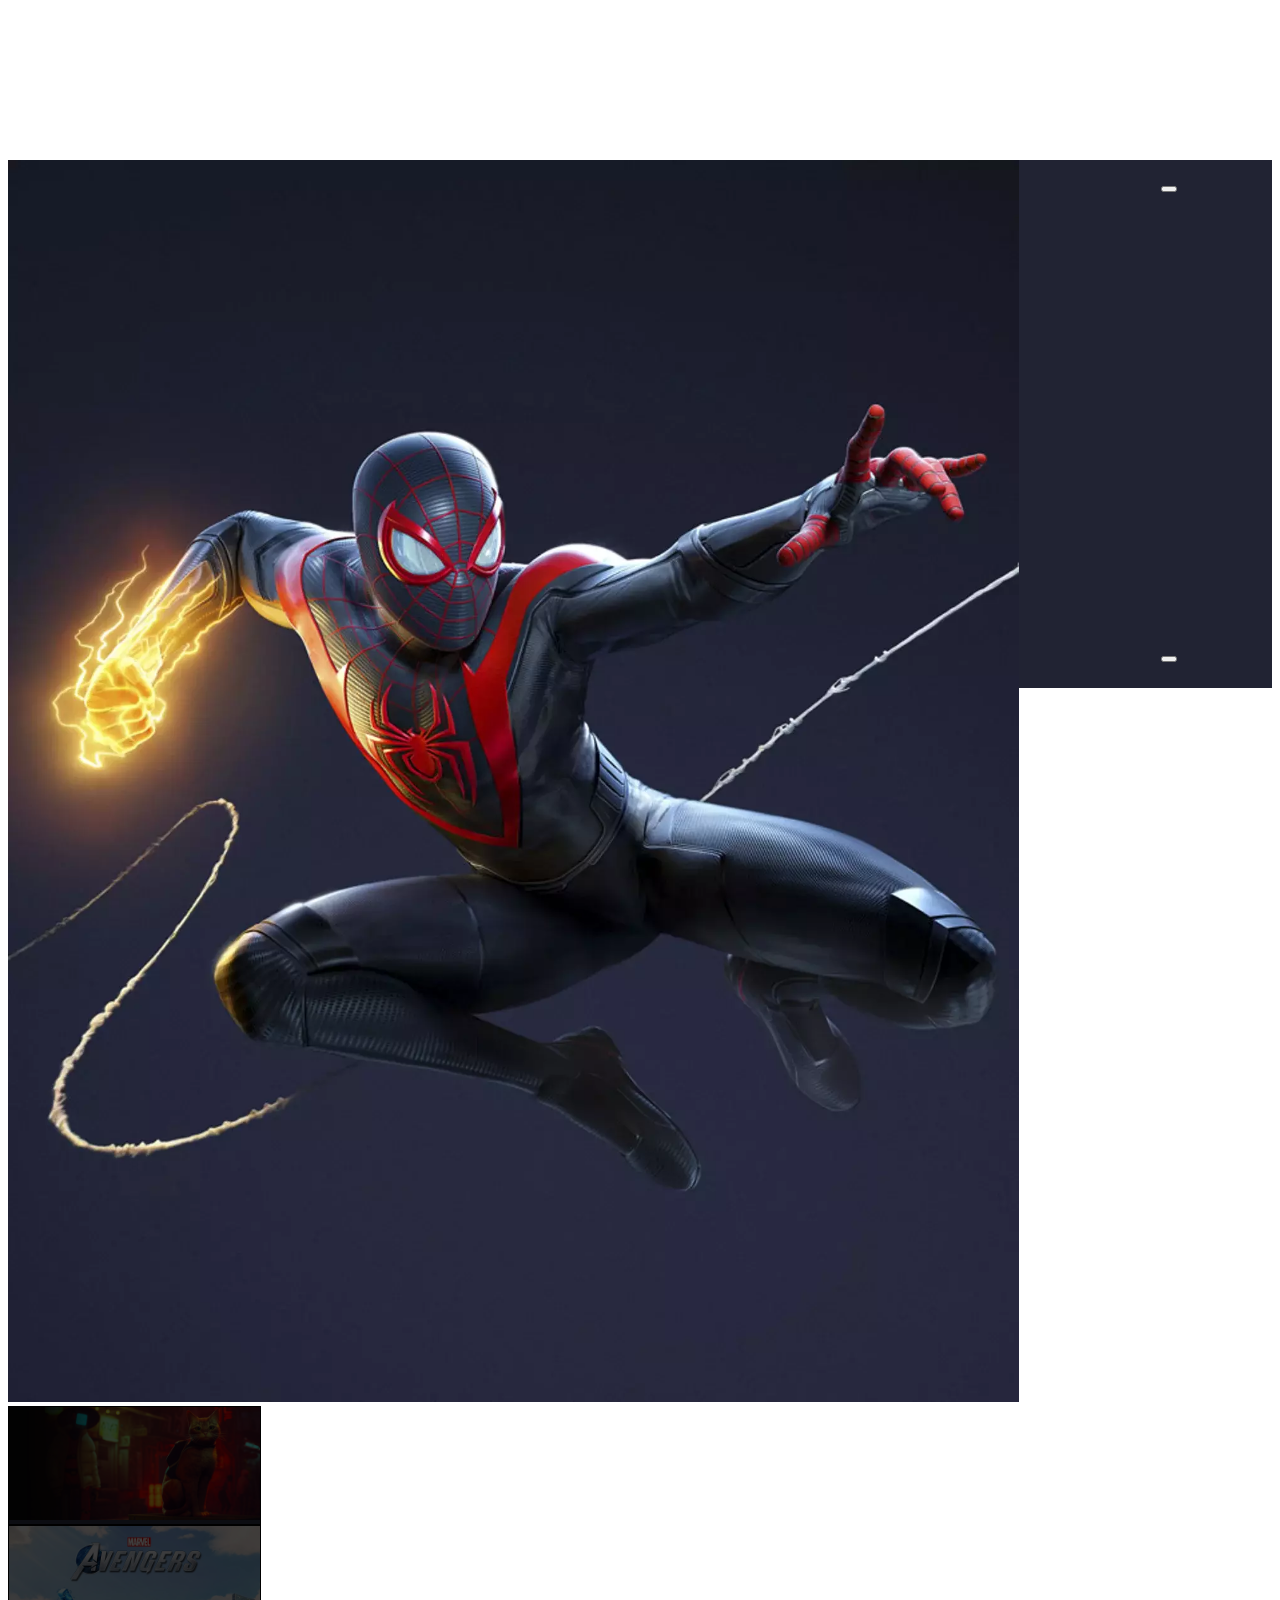
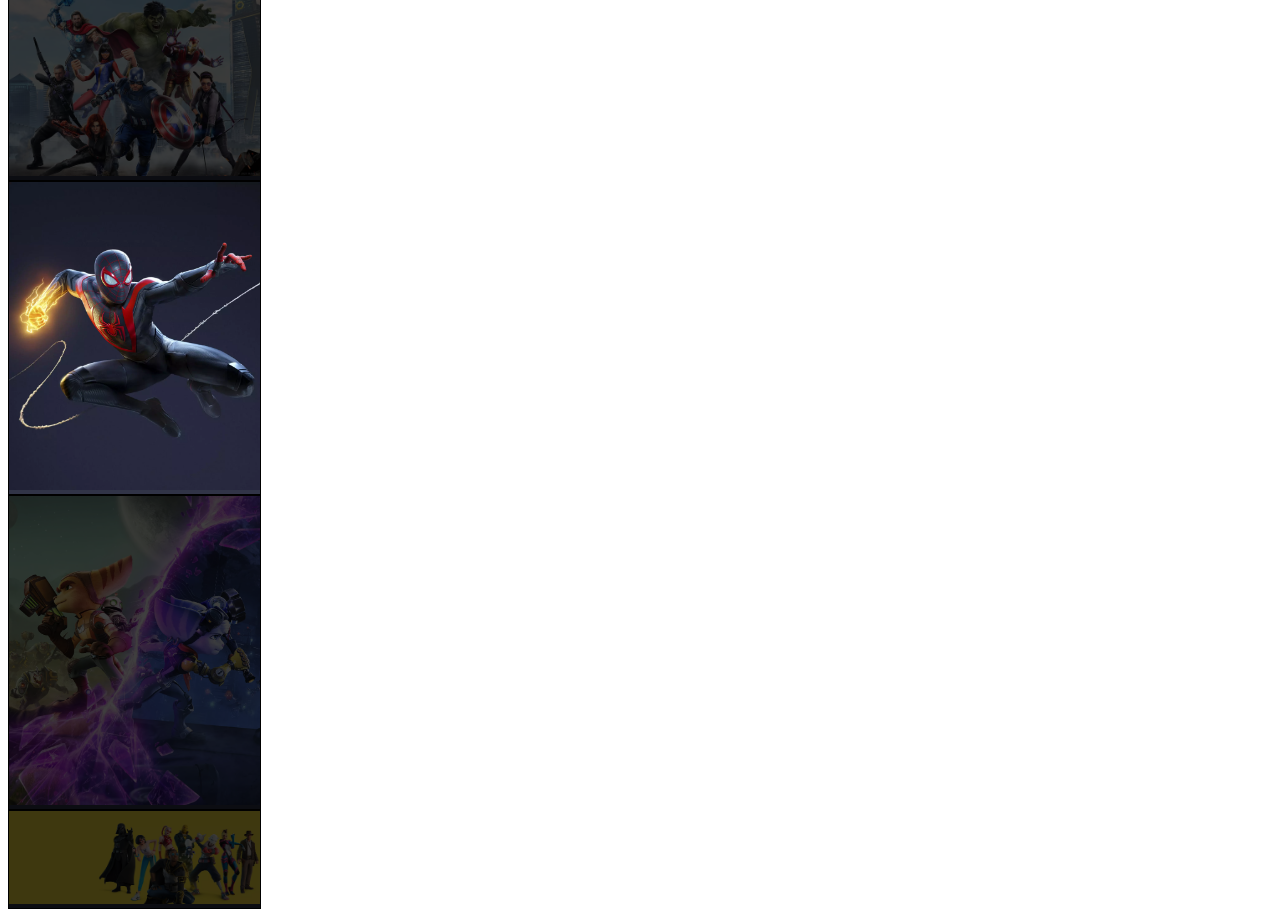
<file: index.html>
<!DOCTYPE html>
<html lang="en">
    <head>
        <meta charset="UTF-8">
        <meta http-equiv="X-UA-Compatible" content="IE=edge">
        <meta name="viewport" content="width=device-width, initial-scale=1.0">
        <!-- font-awesome -->
        <link rel="stylesheet" href="https://cdnjs.cloudflare.com/ajax/libs/font-awesome/6.2.1/css/all.min.css" integrity="sha512-MV7K8+y+gLIBoVD59lQIYicR65iaqukzvf/nwasF0nqhPay5w/9lJmVM2hMDcnK1OnMGCdVK+iQrJ7lzPJQd1w==" crossorigin="anonymous" referrerpolicy="no-referrer" />
        <!-- my style css -->
        <link rel="stylesheet" href="./assets/css/style.css">
        <!-- bootstrap css -->
        <link href="https://cdn.jsdelivr.net/npm/bootstrap@5.2.3/dist/css/bootstrap.min.css" rel="stylesheet" integrity="sha384-rbsA2VBKQhggwzxH7pPCaAqO46MgnOM80zW1RWuH61DGLwZJEdK2Kadq2F9CUG65" crossorigin="anonymous">
        <title>Carousel</title>
    </head>
    <body>
        <div class="container">

            <div class="ms_carousel d-flex">
                <div class="ms_images">
                    <!-- <img src="./assets/img/01.webp" class="ms_image" alt="">
                    <img src="./assets/img/02.webp" class="ms_image" alt="">
                    <img src="./assets/img/03.webp" class="ms_image" alt="">
                    <img src="./assets/img/04.webp" class="ms_image" alt="">
                    <img src="./assets/img/05.webp" class="ms_image" alt=""> -->
                </div>
                <!-- /.ms_images -->

                <div class="ms_thumbnails">
                    <!-- <div class="ms_thumbnails_cell"> <img src="./assets/img/01.webp" alt=""> </div>
                    <div class="ms_thumbnails_cell"> <img src="./assets/img/02.webp" alt=""> </div>
                    <div class="ms_thumbnails_cell"> <img src="./assets/img/03.webp" alt=""> </div>
                    <div class="ms_thumbnails_cell"> <img src="./assets/img/04.webp" alt=""> </div>
                    <div class="ms_thumbnails_cell"> <img src="./assets/img/05.webp" alt=""> </div> -->
                </div>
                <!-- /.ms_thumbnails -->

                <nav>
                    <button id="up" type="click" class="btn btn-light rounded-circle ms_btn">
                        <i class="fa-solid fa-chevron-up"></i>
                    </button>
                    <button id="down" type="click" class="btn btn-light rounded-circle ms_btn">
                        <i class="fa-solid fa-chevron-down"></i>
                    </button>
                </nav>
            </div>
            <!-- /.ms_carousel -->

        </div>
        <!-- /.container -->

        <!-- javascript -->
        <script src="./assets/js/main.js"></script>
        <!-- Bootstrap javascript -->
        <script src="https://cdn.jsdelivr.net/npm/bootstrap@5.2.3/dist/js/bootstrap.bundle.min.js" integrity="sha384-kenU1KFdBIe4zVF0s0G1M5b4hcpxyD9F7jL+jjXkk+Q2h455rYXK/7HAuoJl+0I4" crossorigin="anonymous"></script>
    </body>
</html>
</file>
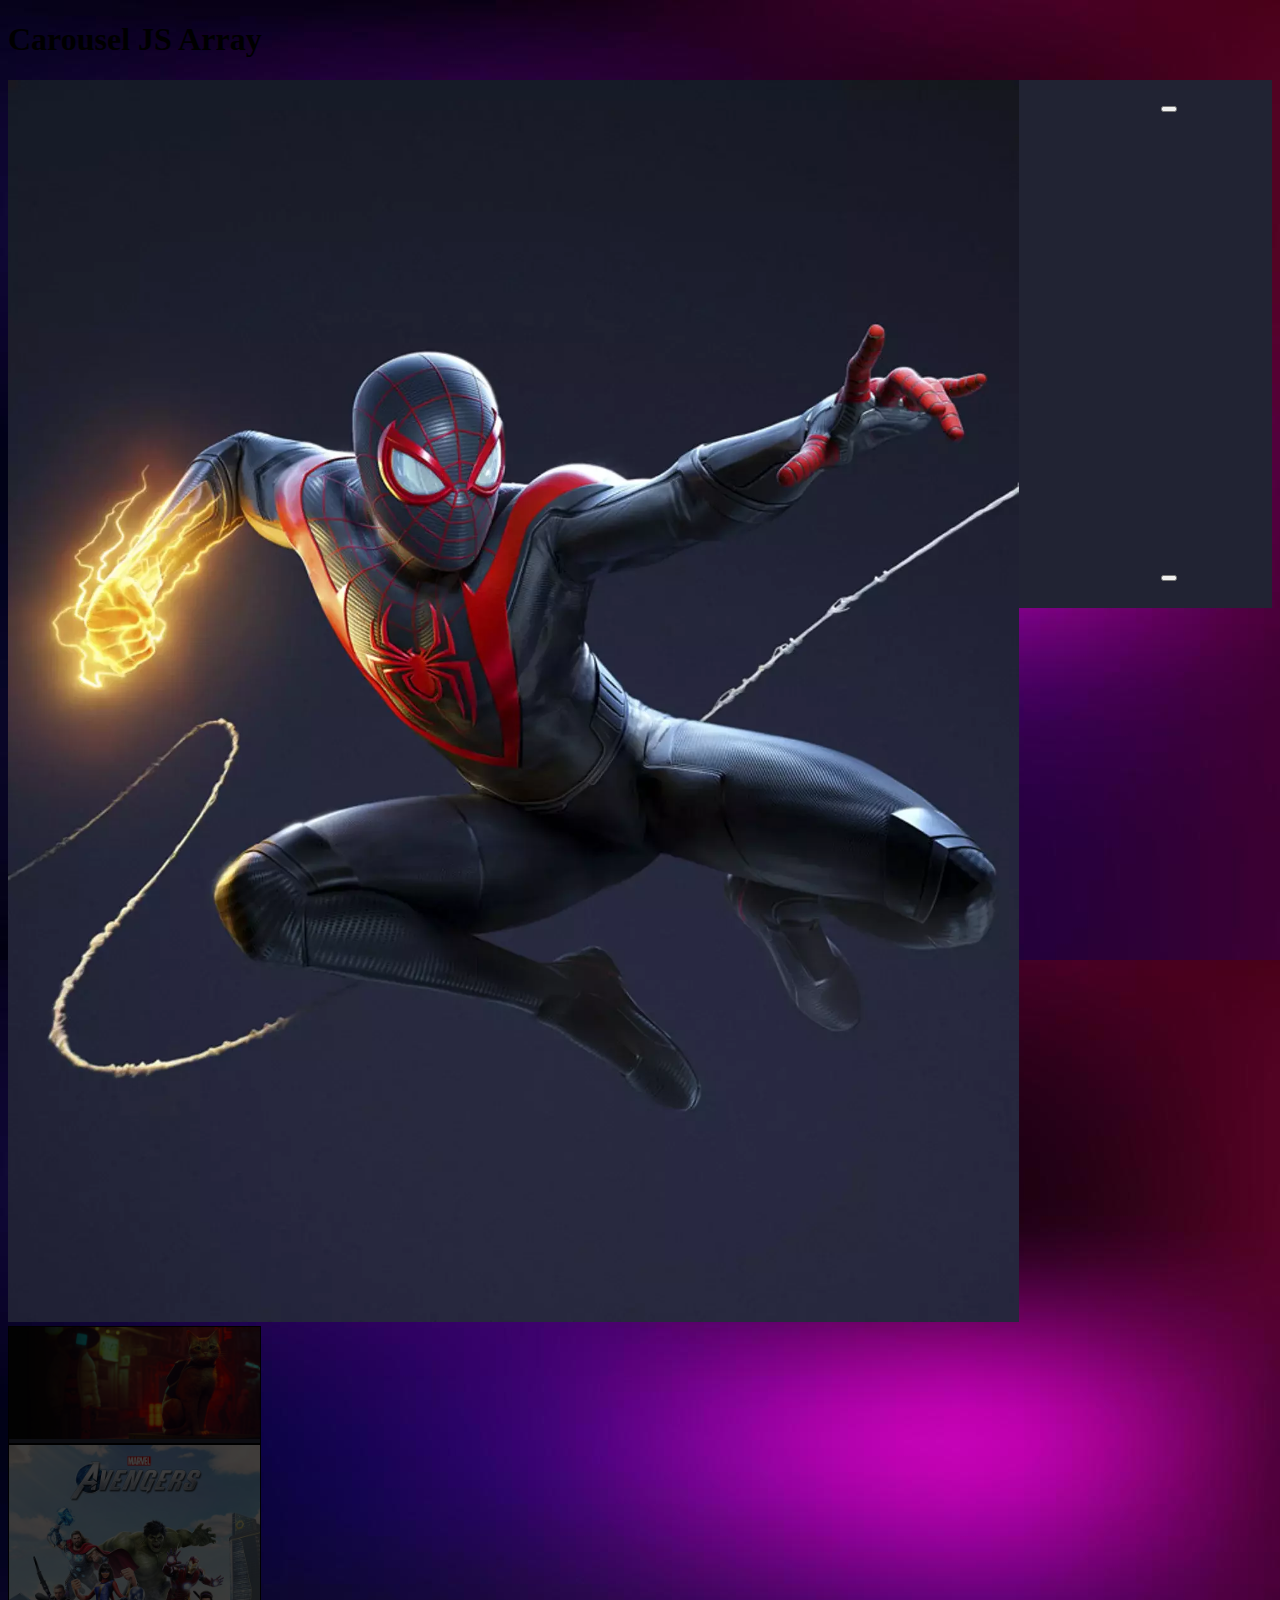
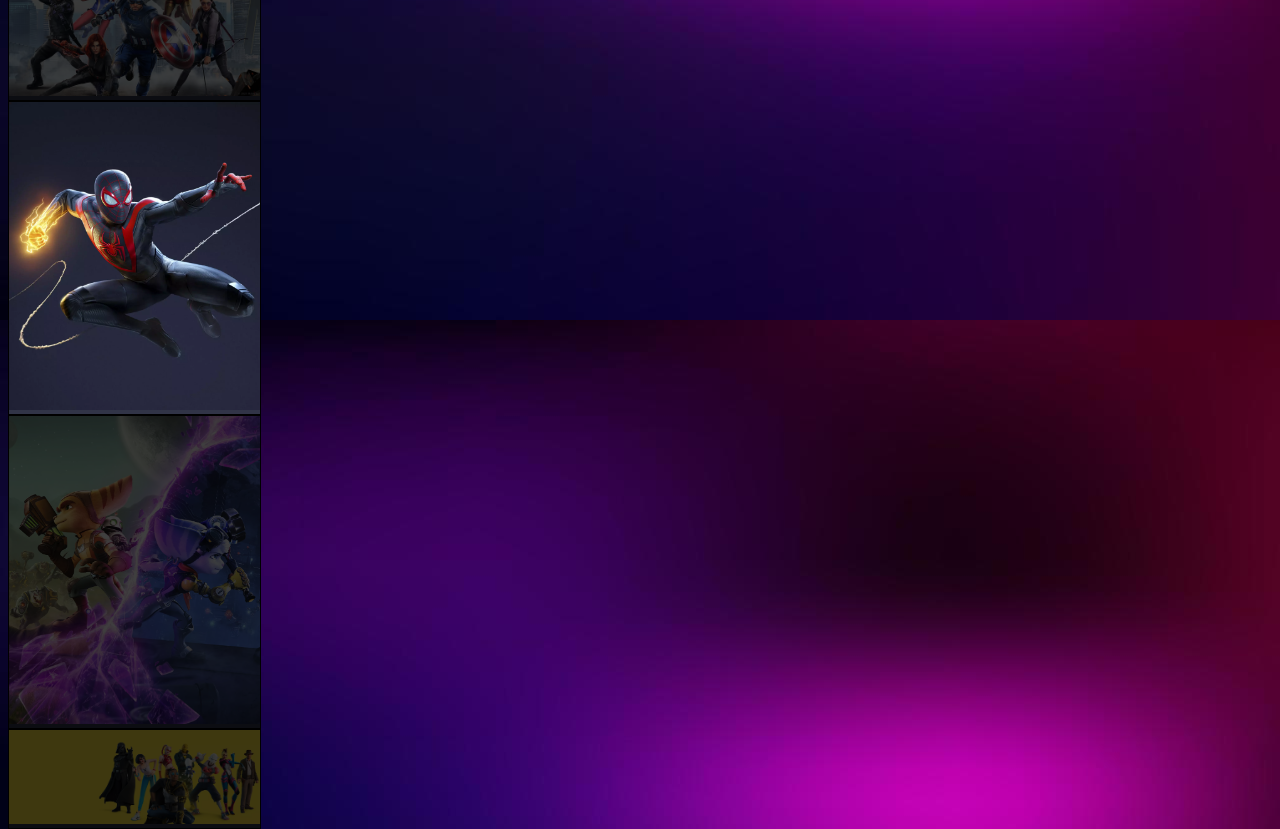
<file: 1-carousel-js-array/index.html>
<!DOCTYPE html>
<html lang="en">
    <head>
        <meta charset="UTF-8">
        <meta http-equiv="X-UA-Compatible" content="IE=edge">
        <meta name="viewport" content="width=device-width, initial-scale=1.0">
        <!-- font-awesome -->
        <link rel="stylesheet" href="https://cdnjs.cloudflare.com/ajax/libs/font-awesome/6.2.1/css/all.min.css" integrity="sha512-MV7K8+y+gLIBoVD59lQIYicR65iaqukzvf/nwasF0nqhPay5w/9lJmVM2hMDcnK1OnMGCdVK+iQrJ7lzPJQd1w==" crossorigin="anonymous" referrerpolicy="no-referrer" />
        <!-- my style css -->
        <link rel="stylesheet" href="./assets/css/style.css">
        <!-- bootstrap css -->
        <link href="https://cdn.jsdelivr.net/npm/bootstrap@5.2.3/dist/css/bootstrap.min.css" rel="stylesheet" integrity="sha384-rbsA2VBKQhggwzxH7pPCaAqO46MgnOM80zW1RWuH61DGLwZJEdK2Kadq2F9CUG65" crossorigin="anonymous">
        <title>Carousel</title>
    </head>
    <body>
        <div class="container">

            <h1 class="mt-5 mb-4 display-4 fw-bold text-center text-white">Carousel JS Array</h1>

            <div class="ms_carousel d-flex rounded">
                <div class="ms_images">
                    <!-- <img src="./assets/img/01.webp" class="ms_image" alt="">
                    <img src="./assets/img/02.webp" class="ms_image" alt="">
                    <img src="./assets/img/03.webp" class="ms_image" alt="">
                    <img src="./assets/img/04.webp" class="ms_image" alt="">
                    <img src="./assets/img/05.webp" class="ms_image" alt=""> -->
                </div>
                <!-- /.ms_images -->

                <div class="ms_thumbnails rounded">
                    <!-- <div class="ms_thumbnails_cell"> <img src="./assets/img/01.webp" alt=""> </div>
                    <div class="ms_thumbnails_cell"> <img src="./assets/img/02.webp" alt=""> </div>
                    <div class="ms_thumbnails_cell"> <img src="./assets/img/03.webp" alt=""> </div>
                    <div class="ms_thumbnails_cell"> <img src="./assets/img/04.webp" alt=""> </div>
                    <div class="ms_thumbnails_cell"> <img src="./assets/img/05.webp" alt=""> </div> -->
                </div>
                <!-- /.ms_thumbnails -->

                <nav>
                    <button id="up" type="click" class="btn btn-light rounded-circle ms_btn">
                        <i class="fa-solid fa-chevron-up"></i>
                    </button>
                    <button id="down" type="click" class="btn btn-light rounded-circle ms_btn">
                        <i class="fa-solid fa-chevron-down"></i>
                    </button>
                </nav>
            </div>
            <!-- /.ms_carousel -->

        </div>
        <!-- /.container -->

        <!-- javascript -->
        <script src="./assets/js/main.js"></script>
        <!-- Bootstrap javascript -->
        <script src="https://cdn.jsdelivr.net/npm/bootstrap@5.2.3/dist/js/bootstrap.bundle.min.js" integrity="sha384-kenU1KFdBIe4zVF0s0G1M5b4hcpxyD9F7jL+jjXkk+Q2h455rYXK/7HAuoJl+0I4" crossorigin="anonymous"></script>
    </body>
</html>
</file>
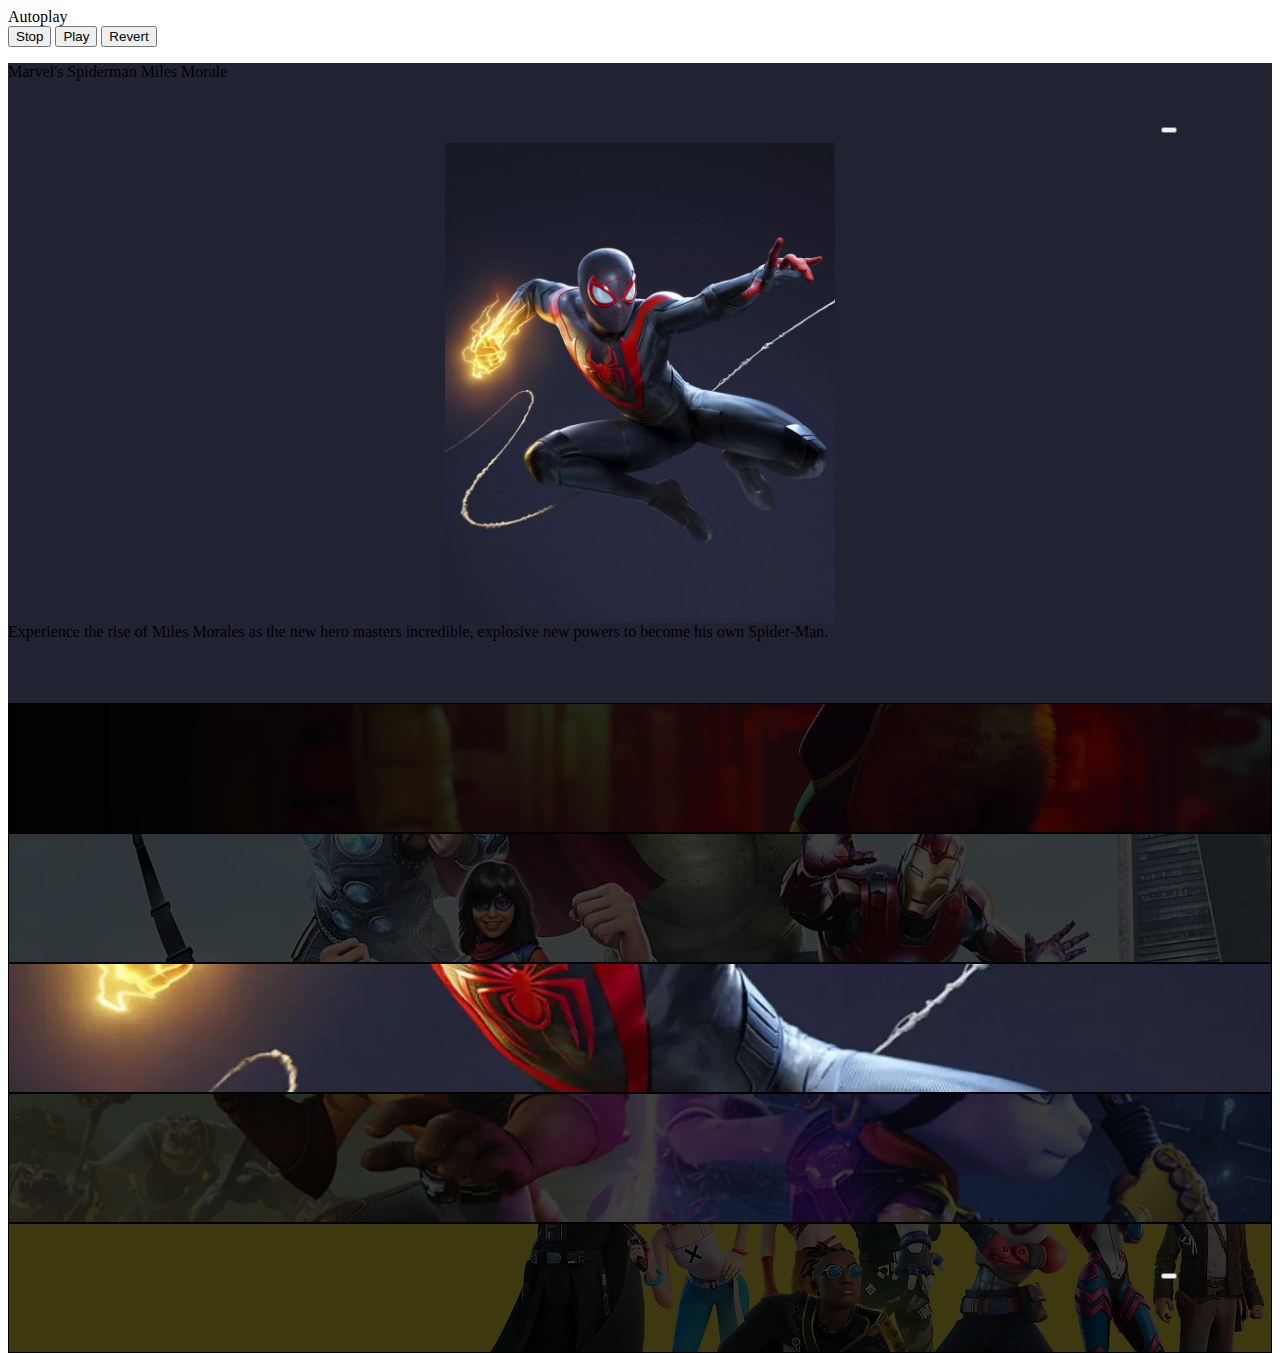
<file: 2-carousel-js-objects/index.html>
<!DOCTYPE html>
<html lang="en">
    <head>
        <meta charset="UTF-8">
        <meta http-equiv="X-UA-Compatible" content="IE=edge">
        <meta name="viewport" content="width=device-width, initial-scale=1.0">
        <!-- font-awesome -->
        <link rel="stylesheet" href="https://cdnjs.cloudflare.com/ajax/libs/font-awesome/6.2.1/css/all.min.css" integrity="sha512-MV7K8+y+gLIBoVD59lQIYicR65iaqukzvf/nwasF0nqhPay5w/9lJmVM2hMDcnK1OnMGCdVK+iQrJ7lzPJQd1w==" crossorigin="anonymous" referrerpolicy="no-referrer" />
        <!-- my style css -->
        <link rel="stylesheet" href="./assets/css/style.css">
        <!-- bootstrap css -->
        <link href="https://cdn.jsdelivr.net/npm/bootstrap@5.2.3/dist/css/bootstrap.min.css" rel="stylesheet" integrity="sha384-rbsA2VBKQhggwzxH7pPCaAqO46MgnOM80zW1RWuH61DGLwZJEdK2Kadq2F9CUG65" crossorigin="anonymous">
        <title>Carousel</title>
    </head>
    <body class="debug">
        <div class="container">
            <div class="pt-5 fw-bold text-center">
                <div class="fs-5">Autoplay</div>
                <button id="stop" class="btn btn-dark">Stop</button>
                <button id="play" class="btn btn-dark">Play</button>
                <button id="revert" class="btn btn-dark">Revert</button>
            </div>

            <div class="ms_carousel">
                <div class="row mx-0">
                    <div class="col-10 m-0 px-0">
                        <div class="ms_carousel_left">
                            <div class="row mx-0">
                                <div class="ms_title fs-1 fw-bold text-center text-light col-12 border border-dark px-0 py-2"> </div>
                                <!-- /.ms_title -->
                                <div class="ms_slider col-12 p-0">
                                    <img src="" class="ms_image" alt="...">
                                </div>
                                <!-- /.ms_images -->
                                <div class="ms_text text-center text-light offset-2 col-8 border border-dark  py-4"> </div>
                                <!-- /.ms_text -->
                            </div>
                            <!-- /.row -->
                        </div>
                        <!-- /.ms_carousel_left -->
                    </div>
                    <!-- /.col-10-->
                    <div class="col-2 p-0">
                        <div class="ms_carousel_right">
                            <div class="ms_thumbnails"></div>
                            <!-- /.ms_thumbnails -->
                            <nav>
                                <button id="up" class="btn btn-light rounded-circle ms_btn">
                                    <i class="fa-solid fa-chevron-up"></i>
                                </button>
                                <button id="down" class="btn btn-light rounded-circle ms_btn">
                                    <i class="fa-solid fa-chevron-down"></i>
                                </button>
                            </nav>
                        </div>
                        <!-- /.ms_carousel_right -->
                    </div>
                    <!-- /.col-2 -->
                </div>
                <!-- /.row -->
            </div>
            <!-- /.ms_carousel -->
        </div>
        <!-- /.container -->

        <!-- javascript -->
        <script src="./assets/js/main.js"></script>
        <!-- Bootstrap javascript -->
        <script src="https://cdn.jsdelivr.net/npm/bootstrap@5.2.3/dist/js/bootstrap.bundle.min.js" integrity="sha384-kenU1KFdBIe4zVF0s0G1M5b4hcpxyD9F7jL+jjXkk+Q2h455rYXK/7HAuoJl+0I4" crossorigin="anonymous"></script>
    </body>
</html>
</file>
<file: assets/css/style.css>
.debug * {
    border: red 1 dashed;
}

:root {
    --ca_bg_carousel: #212333;
    --ca_bg_side: #313447;
}

/* #region utilities .......................... */
.ms_opacity {
    filter: brightness(25%);
}

/* #endregion utilities .......................*/
.ms_carousel {
    margin-top: 10rem;
    background-color: var(--ca_bg_carousel);
    position: relative;
    height: 33rem;
}

/* #endregion ms_images .......................*/
.ms_carousel .ms_images {
    width: 80%;
}

.ms_carousel .ms_images > img {
    height: 100%;
    width: 100%;
    object-fit: contain;
}

.ms_carousel .ms_images > img:not(.active) {
    display: none;
}

/* #endendregion ms_images ....................*/
/* #endregion ms_thumbnails ........................*/
.ms_carousel .ms_thumbnails {
    width: 20%;
}

.ms_carousel .ms_thumbnails_cell {
    height: 20%;
    background-color: var(--ca_bg_side);
    border: 1px solid black;
    text-align: center;
    overflow: hidden;
}

.ms_carousel .ms_thumbnails_cell > img {
    height: 100%;
    width: 100%;
    object-fit: cover;
}

/* #endendregion ms_thumbnails .....................*/

nav .ms_btn {
    position: absolute;
}

nav .ms_btn#up {
    top: 5%;
    right: 7.5%
}

nav .ms_btn#down {
    bottom: 5%;
    right: 7.5%
}
</file>
<file: 1-carousel-js-array/assets/css/style.css>
.debug * {
    border: red 1 dashed;
}

:root {
    --ca_bg_carousel: #212333;
    --ca_bg_side: #313447;
}

body {
    background-image: url(./../img/bg-cf.jpg);
}

/* #region utilities .......................... */
.ms_opacity {
    filter: brightness(25%);
}

/* #endregion utilities .......................*/
.ms_carousel {
    background-color: var(--ca_bg_carousel);
    position: relative;
    height: 33rem;
}

/* #endregion ms_images .......................*/
.ms_carousel .ms_images {
    width: 80%;
}

.ms_carousel .ms_images > img {
    height: 100%;
    width: 100%;
    object-fit: contain;
}

.ms_carousel .ms_images > img:not(.active) {
    display: none;
}

/* #endendregion ms_images ....................*/
/* #endregion ms_thumbnails ........................*/
.ms_carousel .ms_thumbnails {
    width: 20%;
}

.ms_carousel .ms_thumbnails_cell {
    height: 20%;
    background-color: var(--ca_bg_side);
    border: 1px solid black;
    text-align: center;
    overflow: hidden;
}

.ms_carousel .ms_thumbnails_cell > img {
    height: 100%;
    width: 100%;
    object-fit: cover;
}

/* #endendregion ms_thumbnails .....................*/

nav .ms_btn {
    position: absolute;
}

nav .ms_btn#up {
    top: 5%;
    right: 7.5%
}

nav .ms_btn#down {
    bottom: 5%;
    right: 7.5%
}
</file>
<file: 2-carousel-js-objects/assets/css/style.css>
.debug * {
    border: red 1 dashed;
}

:root {
    --ca_bg_carousel: #212333;
    --ca_bg_side: #313447;
}

/* #region ms_carousel_left .......................... */

.ms_carousel {
    background-color: var(--ca_bg_carousel);
    position: relative;
    margin-top: 1rem;
}

.ms_carousel .ms_title {
    height: 5rem;
}

.ms_carousel .ms_slider {
    height: 30rem;
}

.ms_carousel .ms_text {
    height: 5rem;
}

.ms_carousel .ms_slider > img {
    height: 100%;
    width: 100%;
    object-fit: contain;
}

/* #endendregion ms_carousel_left ....................*/
/* #endregion ms_thumbnails ........................*/
.ms_thumbnails {
    height: 40rem;
    position: relative;
}

.ms_thumbnails_cell {
    height: 20%;
    background-color: var(--ca_bg_side);
    border: 1px solid black;
    text-align: center;
    overflow: hidden;
}

.ms_thumbnails_cell > img {
    height: 100%;
    width: 100%;
    object-fit: cover;
}

.ms_opacity {
    filter: brightness(25%);
}

/* #endendregion ms_thumbnails .....................*/

nav .ms_btn {
    position: absolute;
}

nav .ms_btn#up {
    top: 5%;
    right: 7.5%
}

nav .ms_btn#down {
    bottom: 5%;
    right: 7.5%
}
</file>
